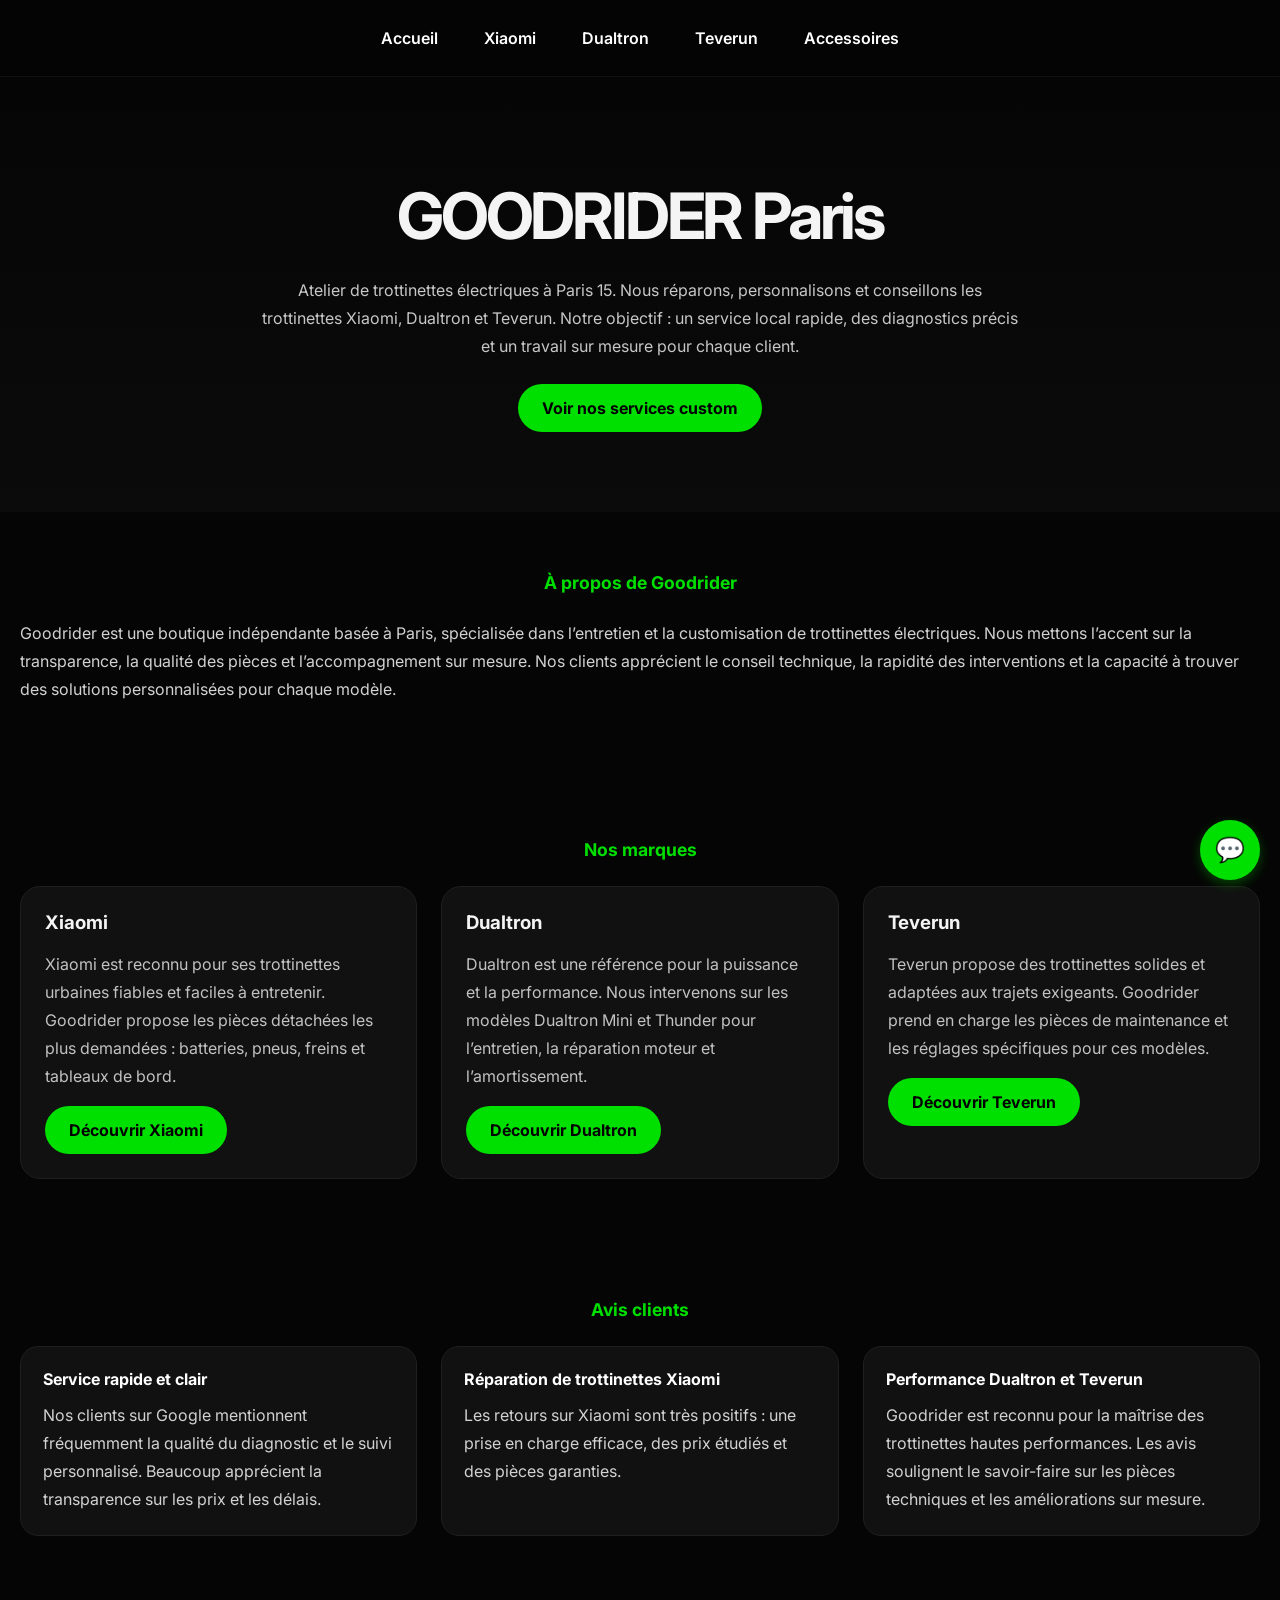
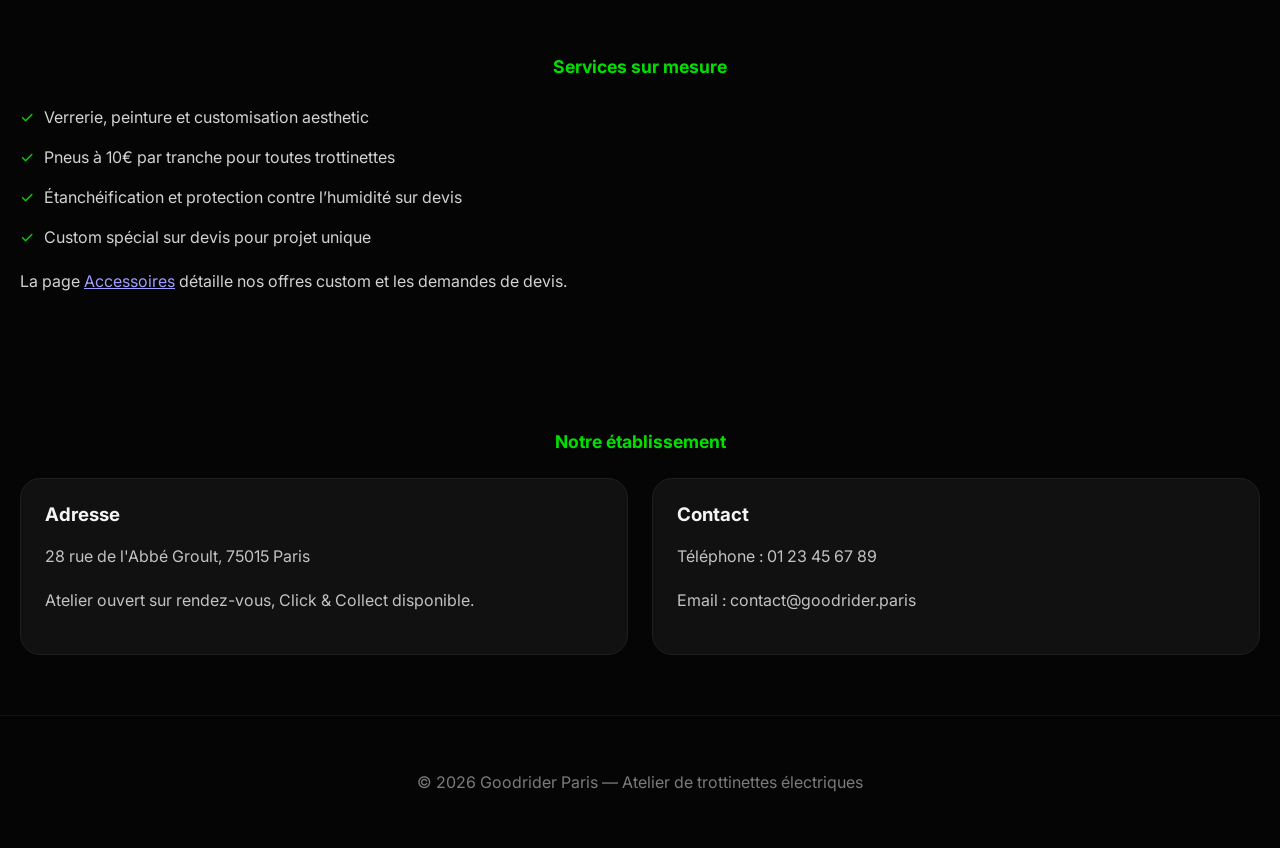
<file: index.html>
<!DOCTYPE html>
<html lang="fr">
<head>
<meta charset="UTF-8">
<meta name="viewport" content="width=device-width, initial-scale=1.0">
<title>Goodrider Paris</title>
<link rel="stylesheet" href="styles.css">
<link href="https://fonts.googleapis.com/css2?family=Inter:wght@400;600;700&display=swap" rel="stylesheet">
</head>
<body>
<header>
<nav>
<a href="index.html">Accueil</a>
<a href="xiaomi.html">Xiaomi</a>
<a href="dualtron.html">Dualtron</a>
<a href="teverun.html">Teverun</a>
<a href="custom.html">Accessoires</a>
</nav>
</header>
<section class="hero">
<h1>GOODRIDER Paris</h1>
<p>Atelier de trottinettes électriques à Paris 15. Nous réparons, personnalisons et conseillons les trottinettes Xiaomi, Dualtron et Teverun. Notre objectif : un service local rapide, des diagnostics précis et un travail sur mesure pour chaque client.</p>
<div class="button-row">
<a class="btn" href="custom.html">Voir nos services custom</a>
</div>
</section>
<section class="section">
<div class="section-header"><span class="section-title">À propos de Goodrider</span></div>
<p>Goodrider est une boutique indépendante basée à Paris, spécialisée dans l’entretien et la customisation de trottinettes électriques. Nous mettons l’accent sur la transparence, la qualité des pièces et l’accompagnement sur mesure. Nos clients apprécient le conseil technique, la rapidité des interventions et la capacité à trouver des solutions personnalisées pour chaque modèle.</p>
</section>
<section class="section">
<div class="section-header"><span class="section-title">Nos marques</span></div>
<div class="grid">
<div class="card">
<h3>Xiaomi</h3>
<p>Xiaomi est reconnu pour ses trottinettes urbaines fiables et faciles à entretenir. Goodrider propose les pièces détachées les plus demandées : batteries, pneus, freins et tableaux de bord.</p>
<a class="btn" href="xiaomi.html">Découvrir Xiaomi</a>
</div>
<div class="card">
<h3>Dualtron</h3>
<p>Dualtron est une référence pour la puissance et la performance. Nous intervenons sur les modèles Dualtron Mini et Thunder pour l’entretien, la réparation moteur et l’amortissement.</p>
<a class="btn" href="dualtron.html">Découvrir Dualtron</a>
</div>
<div class="card">
<h3>Teverun</h3>
<p>Teverun propose des trottinettes solides et adaptées aux trajets exigeants. Goodrider prend en charge les pièces de maintenance et les réglages spécifiques pour ces modèles.</p>
<a class="btn" href="teverun.html">Découvrir Teverun</a>
</div>
</div>
</section>
<section class="section">
<div class="section-header"><span class="section-title">Avis clients</span></div>
<div class="grid">
<div class="review-card">
<strong>Service rapide et clair</strong>
<p>Nos clients sur Google mentionnent fréquemment la qualité du diagnostic et le suivi personnalisé. Beaucoup apprécient la transparence sur les prix et les délais.</p>
</div>
<div class="review-card">
<strong>Réparation de trottinettes Xiaomi</strong>
<p>Les retours sur Xiaomi sont très positifs : une prise en charge efficace, des prix étudiés et des pièces garanties.</p>
</div>
<div class="review-card">
<strong>Performance Dualtron et Teverun</strong>
<p>Goodrider est reconnu pour la maîtrise des trottinettes hautes performances. Les avis soulignent le savoir-faire sur les pièces techniques et les améliorations sur mesure.</p>
</div>
</div>
</section>
<section class="section">
<div class="section-header"><span class="section-title">Services sur mesure</span></div>
<ul class="list-highlight">
<li>Verrerie, peinture et customisation aesthetic</li>
<li>Pneus à 10€ par tranche pour toutes trottinettes</li>
<li>Étanchéification et protection contre l’humidité sur devis</li>
<li>Custom spécial sur devis pour projet unique</li>
</ul>
<p>La page <a href="custom.html">Accessoires</a> détaille nos offres custom et les demandes de devis.</p>
</section>
<section class="section">
<div class="section-header"><span class="section-title">Notre établissement</span></div>
<div class="grid">
<div class="card">
<h3>Adresse</h3>
<p>28 rue de l'Abbé Groult, 75015 Paris</p>
<p>Atelier ouvert sur rendez-vous, Click & Collect disponible.</p>
</div>
<div class="card">
<h3>Contact</h3>
<p>Téléphone : 01 23 45 67 89</p>
<p>Email : contact@goodrider.paris</p>
</div>
</div>
</section>
<footer>
<p>© 2026 Goodrider Paris — Atelier de trottinettes électriques</p>
</footer>

<!-- Chat Bot Widget -->
<div class="chat-widget">
  <button class="chat-button" onclick="toggleChat()">💬</button>
  <div class="chat-window" id="chatWindow">
    <div class="chat-header">Goodrider Assistant</div>
    <div class="chat-messages" id="chatMessages">
      <div class="chat-message bot">Bonjour ! Je suis l'assistant de Goodrider. Comment puis-je vous aider ?</div>
    </div>
    <div class="chat-input">
      <input type="text" id="chatInput" placeholder="Tapez votre message..." onkeypress="handleKeyPress(event)">
      <button onclick="sendMessage()">Envoyer</button>
    </div>
  </div>
</div>

<script>
function toggleChat() {
  const chatWindow = document.getElementById('chatWindow');
  chatWindow.style.display = chatWindow.style.display === 'flex' ? 'none' : 'flex';
}

function sendMessage() {
  const input = document.getElementById('chatInput');
  const message = input.value.trim();
  if (!message) return;

  addMessage(message, 'user');
  input.value = '';

  // Simple bot responses
  setTimeout(() => {
    const response = getBotResponse(message);
    addMessage(response, 'bot');
  }, 500);
}

function handleKeyPress(event) {
  if (event.key === 'Enter') {
    sendMessage();
  }
}

function addMessage(text, sender) {
  const messages = document.getElementById('chatMessages');
  const messageDiv = document.createElement('div');
  messageDiv.className = `chat-message ${sender}`;
  messageDiv.textContent = text;
  messages.appendChild(messageDiv);
  messages.scrollTop = messages.scrollHeight;
}

function getBotResponse(message) {
  const lowerMessage = message.toLowerCase();
  
  if (lowerMessage.includes('prix') || lowerMessage.includes('coût')) {
    return 'Nos prix sont transparents. Consultez nos pages de marques ou contactez-nous pour un devis personnalisé.';
  }
  if (lowerMessage.includes('réparation') || lowerMessage.includes('entretien')) {
    return 'Nous proposons réparation et entretien pour Xiaomi, Dualtron et Teverun. Prenez rendez-vous !';
  }
  if (lowerMessage.includes('pièces') || lowerMessage.includes('accessoires')) {
    return 'Découvrez nos pièces et accessoires sur la page dédiée. Nous avons visserie, pneus et custom sur devis.';
  }
  if (lowerMessage.includes('contact') || lowerMessage.includes('adresse')) {
    return 'Nous sommes au 28 rue de l\'Abbé Groult, 75015 Paris. Téléphone : 01 23 45 67 89';
  }
  if (lowerMessage.includes('avis') || lowerMessage.includes('commentaires')) {
    return 'Nos clients apprécient notre service rapide et nos diagnostics précis. Lisez les avis sur Google !';
  }
  return 'Merci pour votre message. Pour plus d\'infos, visitez nos pages ou contactez-nous directement.';
}

// Initialize chat window as flex when shown
document.addEventListener('DOMContentLoaded', () => {
  const chatWindow = document.getElementById('chatWindow');
  chatWindow.style.display = 'none'; // Ensure hidden initially
  chatWindow.style.flexDirection = 'column';
});
</script>

</body>
</html>
</file>
<file: styles.css>
:root {
  color-scheme: dark;
  font-family: 'Inter', system-ui, sans-serif;
}
* {
  box-sizing: border-box;
}
body {
  margin: 0;
  min-height: 100vh;
  background: #050505;
  color: #f4f4f4;
}
img {
  max-width: 100%;
  display: block;
}
header {
  position: sticky;
  top: 0;
  z-index: 10;
  background: rgba(5,5,5,0.95);
  border-bottom: 1px solid #111;
}
nav {
  display: flex;
  flex-wrap: wrap;
  justify-content: center;
  gap: 14px;
  padding: 18px 12px;
}
nav a {
  color: #fff;
  text-decoration: none;
  font-weight: 600;
  padding: 10px 16px;
  border-radius: 999px;
  transition: background .2s, color .2s;
}
nav a:hover {
  background: rgba(0, 224, 0, 0.14);
  color: #00e000;
}
.hero {
  padding: 100px 20px 80px;
  text-align: center;
  background: linear-gradient(180deg, #050505, #0b0b0b);
}
.hero h1 {
  font-size: clamp(3rem, 5vw, 5rem);
  margin: 0 0 22px;
  letter-spacing: -0.05em;
}
.hero p {
  max-width: 760px;
  margin: 0 auto 24px;
  color: #c7c7c7;
  line-height: 1.75;
}
.section {
  padding: 60px 20px;
}
.section .section-header {
  display: flex;
  align-items: center;
  justify-content: center;
  gap: 12px;
  margin-bottom: 26px;
}
.section-title {
  color: #00e000;
  font-size: 1.1rem;
  font-weight: 700;
}
.section h2,
.section h3 {
  margin: 0 0 16px;
}
.section p,
.section li {
  color: #d2d2d2;
  line-height: 1.75;
}
.grid {
  display: grid;
  grid-template-columns: repeat(auto-fit, minmax(260px, 1fr));
  gap: 24px;
}
.card {
  background: #111;
  border: 1px solid #1f1f1f;
  border-radius: 20px;
  padding: 24px;
  transition: transform .2s, border-color .2s;
}
.card:hover {
  transform: translateY(-6px);
  border-color: #00e000;
}
.card img {
  border-radius: 16px;
  margin-bottom: 18px;
}
.card h3 {
  margin: 0 0 12px;
}
.card p,
.card li {
  color: #c2c2c2;
}
.button-row {
  display: flex;
  justify-content: center;
  margin-top: 24px;
}
.btn,
button {
  display: inline-flex;
  align-items: center;
  justify-content: center;
  background: #00e000;
  color: #000;
  border: none;
  padding: 14px 24px;
  border-radius: 999px;
  font-weight: 700;
  cursor: pointer;
  text-decoration: none;
  transition: background .2s;
}
.btn:hover,
button:hover {
  background: #00cc00;
}
.review-card {
  background: #111;
  border: 1px solid #1f1f1f;
  border-radius: 18px;
  padding: 22px;
}
.review-card strong {
  color: #fff;
}
.review-card p {
  margin: 12px 0 0;
}
footer {
  text-align: center;
  padding: 40px 20px;
  border-top: 1px solid #111;
  color: #7b7b7b;
}
.form {
  display: grid;
  gap: 16px;
}
input,
textarea {
  width: 100%;
  background: #0b0b0b;
  border: 1px solid #1c1c1c;
  border-radius: 14px;
  padding: 14px 16px;
  color: #f4f4f4;
}
textarea {
  min-height: 160px;
  resize: vertical;
}
.contact-grid {
  display: grid;
  gap: 20px;
}
.list-highlight {
  list-style: none;
  padding: 0;
  margin: 0;
}
.list-highlight li {
  position: relative;
  padding-left: 24px;
  margin-bottom: 12px;
}
.list-highlight li::before {
  content: '✓';
  position: absolute;
  left: 0;
  top: 0;
  color: #00e000;
}
@media (max-width: 640px) {
  .hero { padding: 70px 16px 50px; }
  .card { padding: 18px; }
}

/* Chat Bot Styles */
.chat-widget {
  position: fixed;
  bottom: 20px;
  right: 20px;
  z-index: 1000;
}
.chat-button {
  background: #00e000;
  color: #000;
  border: none;
  border-radius: 50%;
  width: 60px;
  height: 60px;
  font-size: 24px;
  cursor: pointer;
  box-shadow: 0 4px 12px rgba(0, 224, 0, 0.3);
  transition: transform .2s;
}
.chat-button:hover {
  transform: scale(1.1);
}
.chat-window {
  display: none;
  position: absolute;
  bottom: 80px;
  right: 0;
  width: 320px;
  height: 400px;
  background: #111;
  border: 1px solid #1f1f1f;
  border-radius: 20px;
  box-shadow: 0 8px 24px rgba(0, 0, 0, 0.5);
  overflow: hidden;
  flex-direction: column;
}
.chat-header {
  background: #00e000;
  color: #000;
  padding: 16px;
  font-weight: 700;
  text-align: center;
}
.chat-messages {
  flex: 1;
  padding: 16px;
  overflow-y: auto;
  background: #0b0b0b;
}
.chat-message {
  margin-bottom: 12px;
  padding: 8px 12px;
  border-radius: 12px;
  max-width: 80%;
}
.chat-message.user {
  background: #00e000;
  color: #000;
  margin-left: auto;
}
.chat-message.bot {
  background: #1f1f1f;
  color: #f4f4f4;
}
.chat-input {
  display: flex;
  padding: 16px;
  background: #111;
  border-top: 1px solid #1f1f1f;
}
.chat-input input {
  flex: 1;
  background: #0b0b0b;
  border: 1px solid #1c1c1c;
  border-radius: 20px;
  padding: 10px 16px;
  color: #f4f4f4;
  margin-right: 8px;
}
.chat-input button {
  background: #00e000;
  color: #000;
  border: none;
  border-radius: 20px;
  padding: 10px 16px;
  cursor: pointer;
}
</file>
